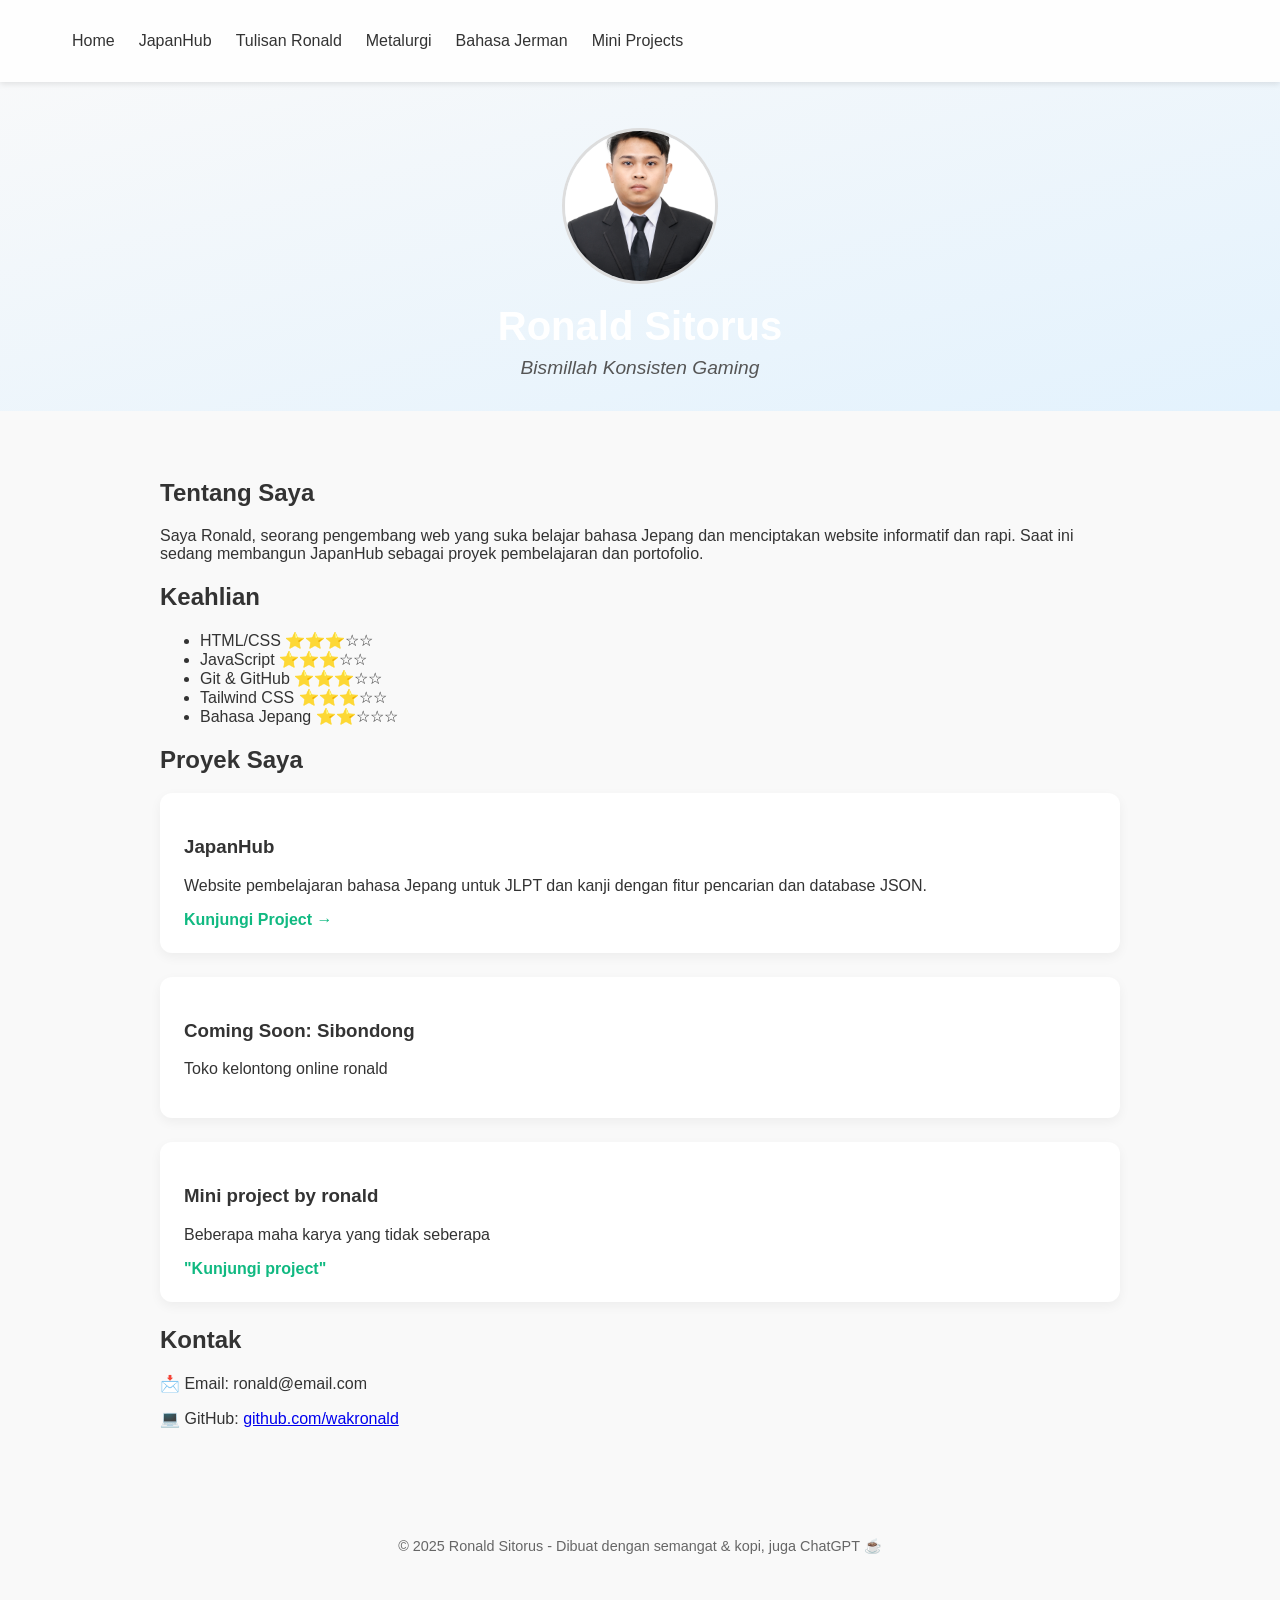
<file: Index.html>
<!DOCTYPE html>
<html lang="id">
<head>
  <meta charset="UTF-8" />
  <meta name="viewport" content="width=device-width, initial-scale=1.0" />
  <meta name="description" content="Portofolio Ronald Sitorus - Developer & Jepang Enthusiast" />
  <title>Portofolio Ronald Sitorus</title>
  <link rel="stylesheet" href="./assets/style.css" />
  <style>
    .navbar {
      position: absolute;
      top: 0;
      right: 0;
      padding: 1rem 2rem;
    }
    .nav-links {
      list-style: none;
      display: flex;
      gap: 1.5rem;
    }
    .nav-links a {
      text-decoration: none;
      color: #333;
      font-weight: 500;
      transition: color 0.3s;
    }
    .nav-links a:hover {
      color: #007bff;
    }
    .hero {
      text-align: center;
      padding: 3rem 1rem 2rem;
      background: linear-gradient(to bottom right, #f8f9fa, #e3f2fd);
    }
    .hero .profil {
      width: 150px;
      height: 150px;
      object-fit: cover;
      border-radius: 50%;
      border: 3px solid #ddd;
      margin-bottom: 1rem;
    }
    .tagline {
      font-style: italic;
      color: #555;
    }
  </style>
</head>
<body>
  <div class="navbar">
    <nav>
      <ul class="nav-links">
        <li><a href="index.html">Home</a></li>
        <li><a href="./Japan Hub/index.html">JapanHub</a></li>
        <li><a href="tulisan.html">Tulisan Ronald</a></li>
        <li><a href="metalurgi.html">Metalurgi</a></li>
        <li><a href="jerman.html">Bahasa Jerman</a></li>
        <li><a href="miniprojects.html">Mini Projects</a></li>
      </ul>
    </nav>
  </div>

  <header class="hero">
    <img src="./assets/Paspoto.jpg" alt="Foto Ronald" class="profil" />
    <h1>Ronald Sitorus</h1>
    <p class="tagline">Bismillah Konsisten Gaming</p>
  </header>

  <main>
    <section id="about">
      <h2>Tentang Saya</h2>
      <p>Saya Ronald, seorang pengembang web yang suka belajar bahasa Jepang dan menciptakan website informatif dan rapi. Saat ini sedang membangun JapanHub sebagai proyek pembelajaran dan portofolio.</p>
    </section>

    <section id="skills">
      <h2>Keahlian</h2>
      <ul class="skills">
        <li>HTML/CSS ⭐⭐⭐☆☆</li>
        <li>JavaScript ⭐⭐⭐☆☆</li>
        <li>Git & GitHub ⭐⭐⭐☆☆</li>
        <li>Tailwind CSS ⭐⭐⭐☆☆</li>
        <li>Bahasa Jepang ⭐⭐☆☆☆</li>
      </ul>
    </section>

    <section id="projects">
      <h2>Proyek Saya</h2>
      <div class="project">
        <h3>JapanHub</h3>
        <p>Website pembelajaran bahasa Jepang untuk JLPT dan kanji dengan fitur pencarian dan database JSON.</p>
        <a href="./Japan Hub/index.html">Kunjungi Project &rarr;</a>
      </div>
      <div class="project">
        <h3>Coming Soon: Sibondong</h3>
        <p>Toko kelontong online ronald</p>
      </div>
      <div class="project">
        <h3>Mini project by ronald</h3>
        <p>Beberapa maha karya yang tidak seberapa</p>
        <a href="mini project/index.html">"Kunjungi project"</a>
      </div>
    </section>

    <section id="contact">
      <h2>Kontak</h2>
      <p>📩 Email: ronald@email.com</p>
      <p>💻 GitHub: <a href="https://github.com/ronald" target="_blank">github.com/wakronald</a></p>
    </section>
  </main>

  <footer>
    <p>&copy; 2025 Ronald Sitorus - Dibuat dengan semangat & kopi, juga ChatGPT ☕</p>
  </footer>
</body>
</html>
</file>
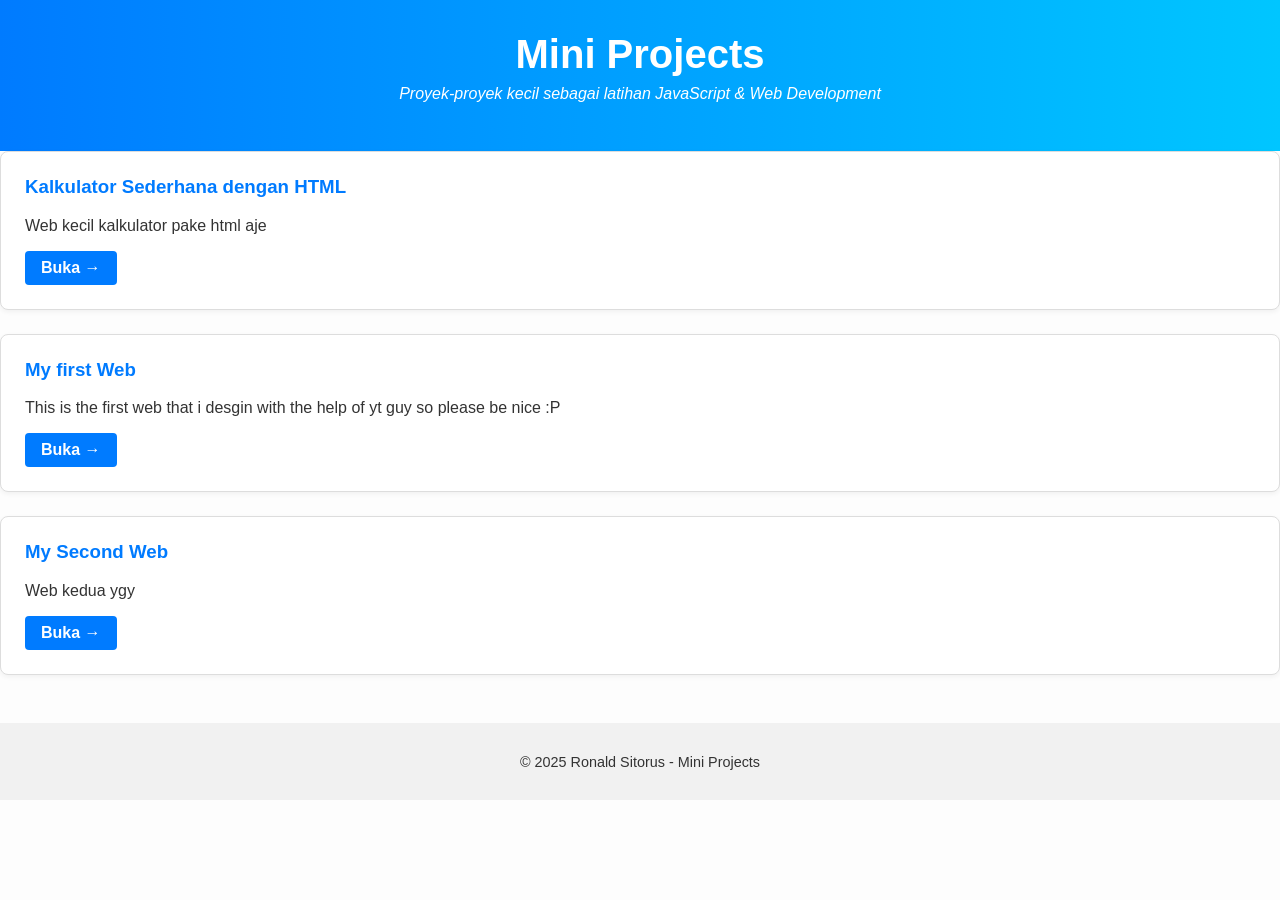
<file: mini project/index.html>
<!DOCTYPE html>
<html lang="id">
<head>
  <meta charset="UTF-8" />
  <meta name="viewport" content="width=device-width, initial-scale=1.0" />
  <title>Mini Projects - Ronald Sitorus</title>
  <link rel="stylesheet" href="./style.css" />
</head>
<body>
  <header class="hero">
    <h1>Mini Projects</h1>
    <p>Proyek-proyek kecil sebagai latihan JavaScript & Web Development</p>
  </header>

  <main>
    <section id="mini-projects">
      <div class="project">
        <h3>Kalkulator Sederhana dengan HTML</h3>
        <p>Web kecil kalkulator pake html aje</p>
        <a href="kalkulator/kalkulator.html">Buka &rarr;</a>
      </div>
      <div class="project">
        <h3>My first Web</h3>
        <p>This is the first web that i desgin with the help of yt guy so please be nice :P</p>
        <a href="web 3/web3.html">Buka &rarr;</a>
      </div>
      <div class="project">
        <h3>My Second Web</h3>
        <p>Web kedua ygy</p>
        <a href="web 7/index.html">Buka &rarr;</a>

      </div>
      <!-- Tambahkan proyek kecil lainnya di sini -->
    </section>
  </main>

  <footer>
    <p>&copy; 2025 Ronald Sitorus - Mini Projects</p>
  </footer>
</body>
</html>
</file>
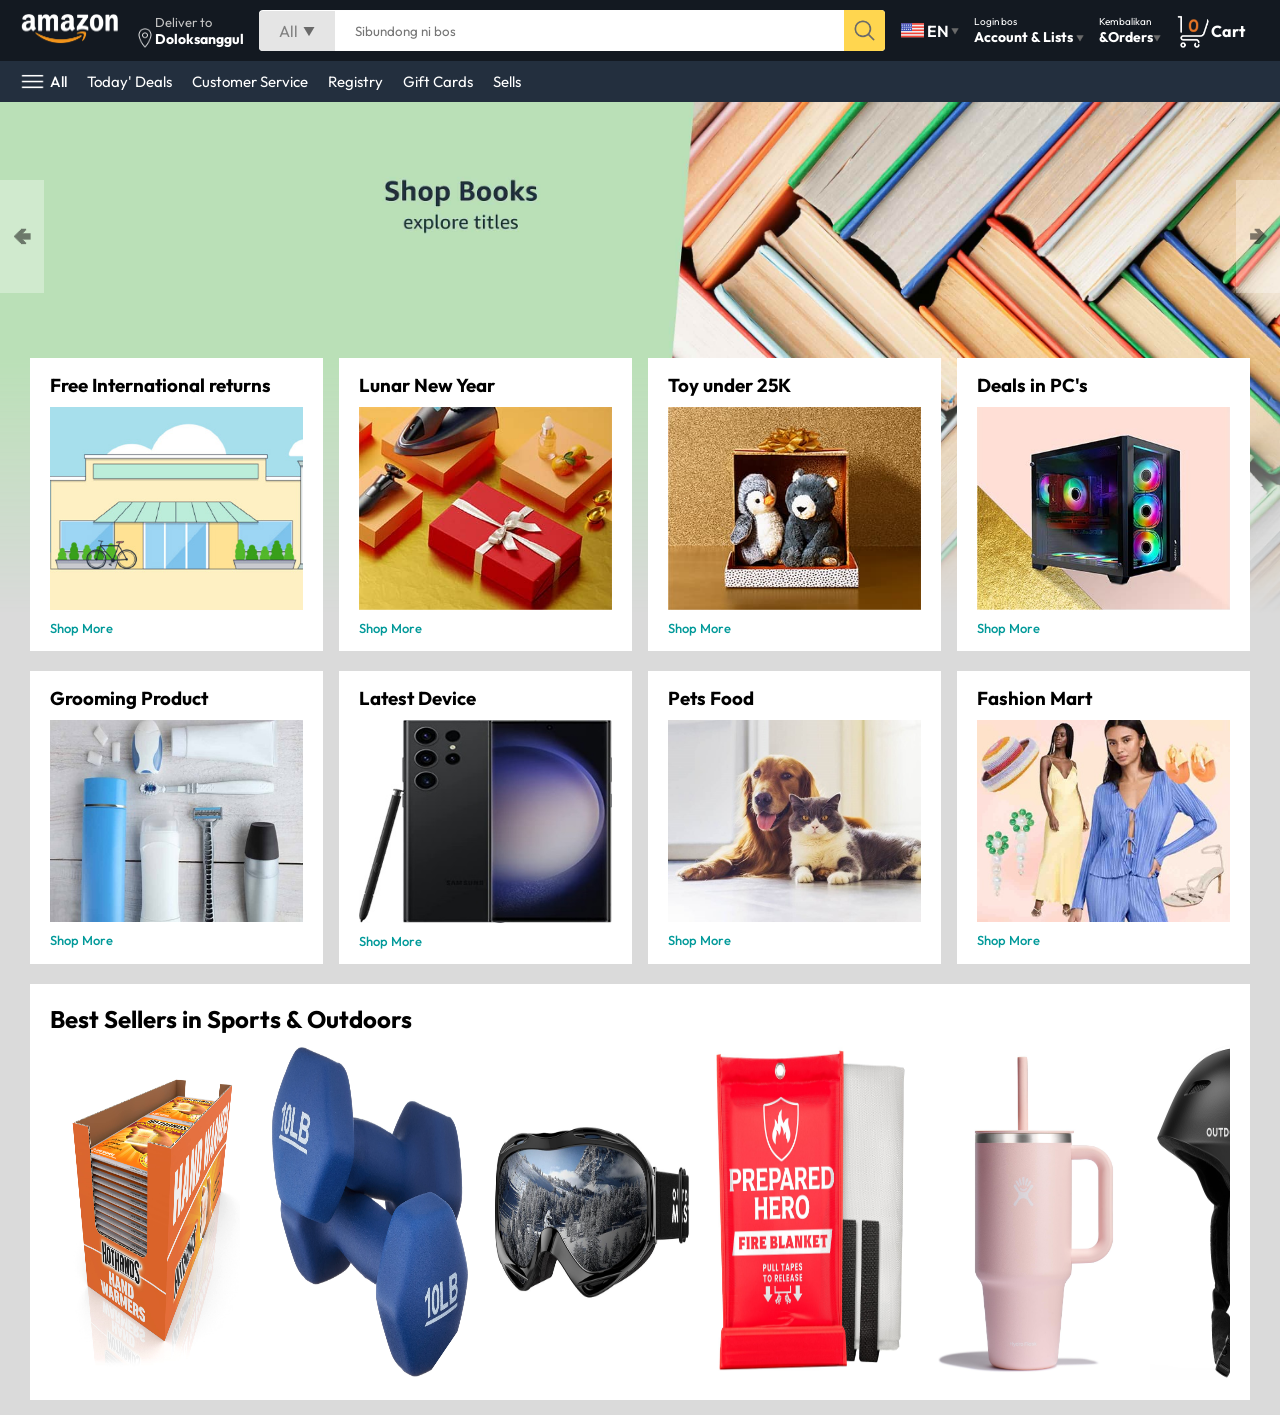
<file: mini project/web 7/index.html>
<!DOCTYPE html>
<html lang="en">
<head>
    <meta charset="UTF-8">
    <meta name="viewport" content="width=device-width, initial-scale=1.0">
    <title> Sibundong Shopping </title>
    <link rel="stylesheet" href="style.css">
</head>
<body>
    <nav>
        <a href="">
        <img src="assets/amazon_logo.png" width="100" alt="">
        </a>
        <div class="nav-country">
            <img src="assets/location_icon.png" height="20" alt="">
            <div>
                <p>Deliver to</p>
                <h1>Doloksanggul</h1>
            </div>
        </div>
        <div class="nav-search">
            <div class="nav-search-category">
                <p>All</p>
                <img src="assets/dropdown_icon.png" height="12" alt="">
            </div>
            <input type="text" class="nav-search-input" placeholder="Sibundong ni bos">
            <img src="assets/search_icon.png" class="nav-search-icon" alt="">
        </div>
        <div class="nav-language">
            <img src="assets/us_flag.png" width="25px" alt="">
            <p>EN</p>
            <img src="assets/dropdown_icon.png" width="8px" alt="">
        </div>
        <div class="nav-text">
            <p>Login bos</p>
            <h1>Account & Lists <img src="assets/dropdown_icon.png" width="8px" alt=""></h1>
        </div>
        <div class="nav-text">
            <p>Kembalikan</p>
            <h1>&Orders<img src="assets/dropdown_icon.png" width="8px" alt=""></h1>
        </div>
        <a href="" class="nav-cart">
            <img src="assets/cart_icon.png" width="35px" alt="">
            <h4>Cart</h4>
        </a>
    </nav>

<div class="nav-bottom">
    <div>
        <img src="assets/menu_icon.png" width="25px" alt="">
        <p>All</p>
    </div>
    <p>Today' Deals</p>
    <p>Customer Service</p>
    <p>Registry</p>
    <p>Gift Cards</p>
    <p>Sells</p>
</div>

<div class="header-slider">
    <a href="#" class="Control_previous">&#129144</a>
    <a href="#" class="Control_next">&#129146</a>
    <ul>
        <img src="assets/header1.jpg" class="header-img" alt="">
        <img src="assets/header2.jpg" class="header-img" alt="">
        <img src="assets/header3.jpg" class="header-img" alt="">
        <img src="assets/header4.jpg" class="header-img" alt="">
        <img src="assets/header5.jpg" class="header-img" alt="">
        <img src="assets/header6.jpg" class="header-img" alt="">
    </ul>
</div>
<div class="box-row header-box">
    <div class="box-col">
        <h3>Free International returns</h3>
        <img src="assets/box1-1.jpg" alt="">
        <a href="/">Shop More</a>
    </div>
    <div class="box-col">
        <h3>Lunar New Year</h3>
        <img src="assets/box1-2.jpg" alt="">
        <a href="/">Shop More</a>
    </div>
    <div class="box-col">
        <h3>Toy under 25K</h3>
        <img src="assets/box1-3.jpg" alt="">
        <a href="/">Shop More</a>
    </div>
    <div class="box-col">
        <h3>Deals in PC's</h3>
        <img src="assets/box1-4.jpg" alt="">
        <a href="/">Shop More</a>
    </div>
</div>
<div class="box-row">
    <div class="box-col">
        <h3>Grooming Product</h3>
        <img src="assets/box2-1.jpg" alt="">
        <a href="/">Shop More</a>
    </div>
    <div class="box-col">
        <h3>Latest Device</h3>
        <img src="assets/box2-2.jpg" alt="">
        <a href="/">Shop More</a>
    </div>
    <div class="box-col">
        <h3>Pets Food</h3>
        <img src="assets/box2-3.jpg" alt="">
        <a href="/">Shop More</a>
    </div>
    <div class="box-col">
        <h3>Fashion Mart</h3>
        <img src="assets/box2-4.jpg" alt="">
        <a href="/">Shop More</a>
    </div>
</div>

<div class="products-slider">
    <h2>Best Sellers in Sports & Outdoors</h2>
    <div class="products">
        <img src="assets/product1-1.jpg" alt="">
        <img src="assets/product1-2.jpg" alt="">
        <img src="assets/product1-3.jpg" alt="">
        <img src="assets/product1-4.jpg" alt="">
        <img src="assets/product1-5.jpg" alt="">
        <img src="assets/product1-6.jpg" alt="">
        <img src="assets/product1-7.jpg" alt="">
        <img src="assets/product1-8.jpg" alt="">
        <img src="assets/product1-9.jpg" alt="">
        <img src="assets/product1-10.jpg" alt="">
    </div>
</div>

<script src="script.js"></script>
</body>
</html>
</file>
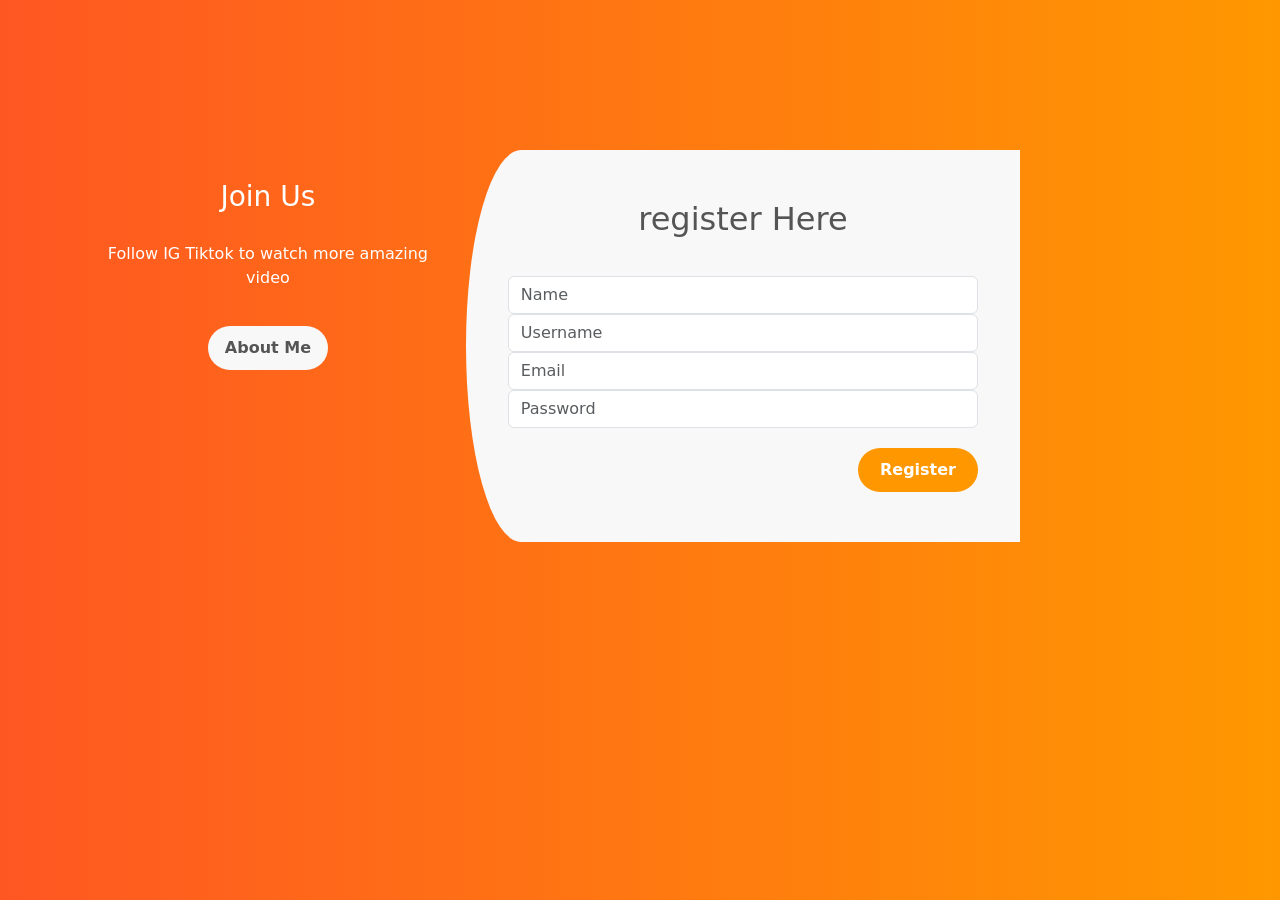
<file: mini project/web 7/Flipcard/Index.html>
<!DOCTYPE html>
<html lang="en">
<head>
    <meta charset="UTF-8">
    <meta http-equiv="X-UA-Compatible" content="IE-edge">
    <meta name="viewport" content="width=device-width, initial-scale=1.0">
    <title>Registration Page Design</title>
    <link rel="stylesheet" href="style.css">
    <link rel="stylesheet" href="https://cdn.jsdelivr.net/npm/bootstrap@5.3.3/dist/css/bootstrap.min.css">
</head>
<body>
    <div class="container">
    <div class="row">
    <div class="col-md-10 offset=md-1">
    <div class="row">
        <div class="col-md-5 register-left">
            <h3>Join Us</h3>
            <p>Follow IG Tiktok to watch more amazing video</p>
            <button type="button" class="btn btn-primary"> About Me</button>
        </div>
        <div class="col-md-7 register-right">
            <h2>register Here</h2>
            <div class="register-form">
                <div class="form-group">
                <input type="text" class="form-control" placeholder="Name">
                </div> 
                <div class="form-group">
                    <input type="text" class="form-control" placeholder="Username">
                </div>
                <div class="form-group">
                    <input type="text" class="form-control" placeholder="Email">
                </div> 
                <div class="form-group">
                    <input type="password" class="form-control" placeholder="Password">
                </div>  
                <button type="button" class="btn btn-primary">Register</button>
            </div>
        </div>
    </div>
    </div>
    </div>
    </div>
</body>
</html>
</file>
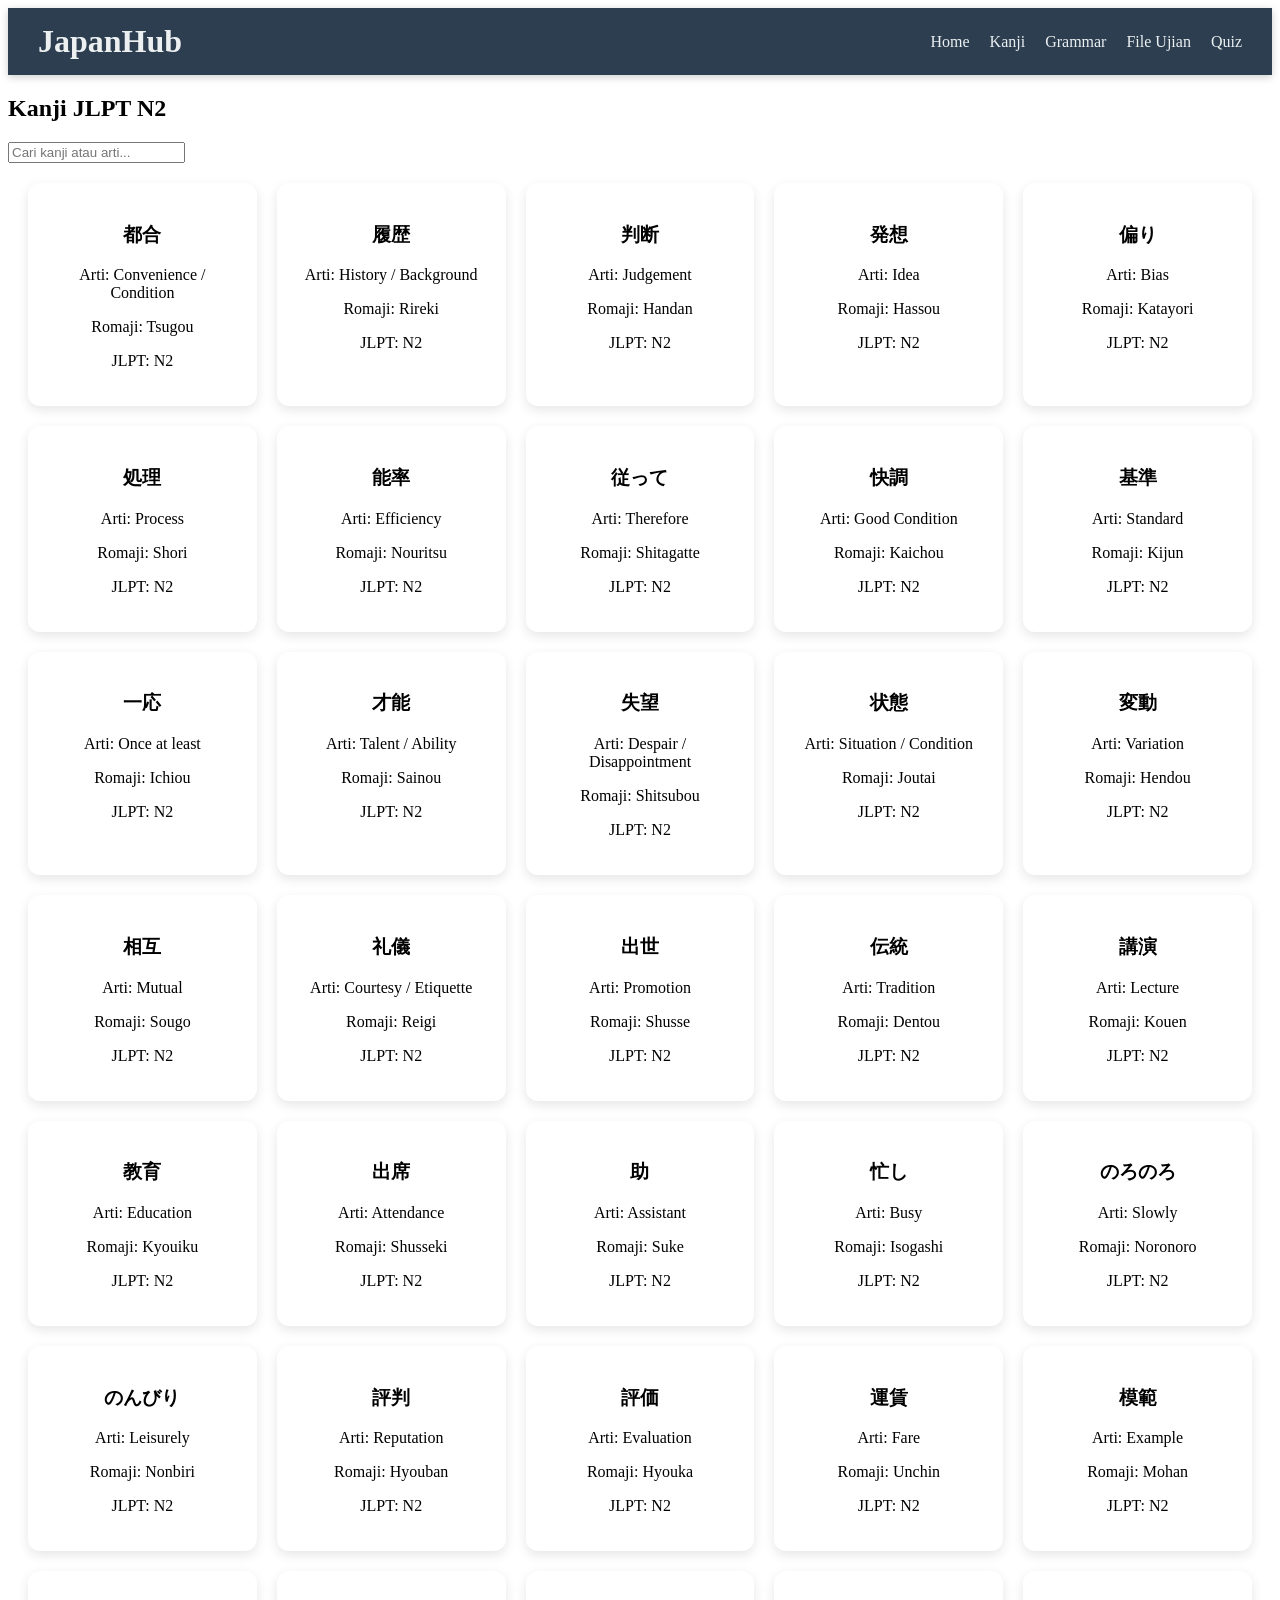
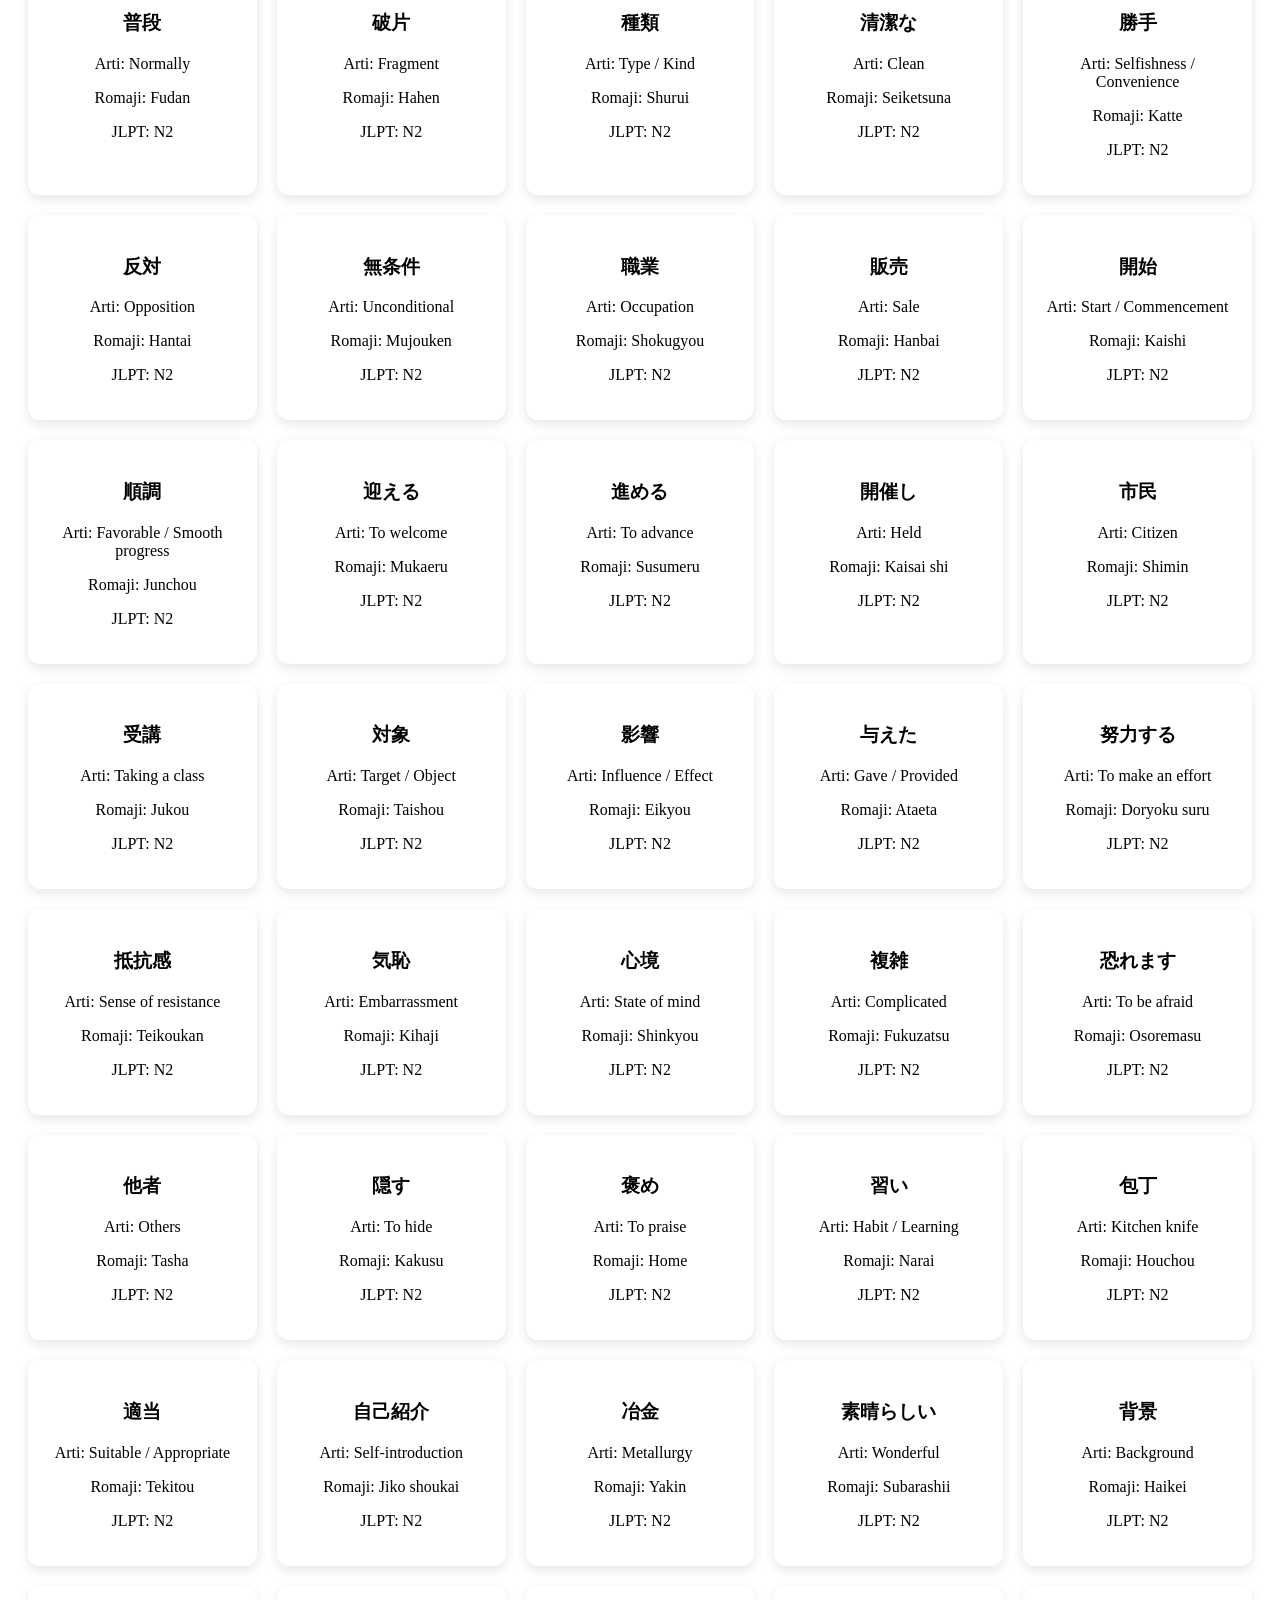
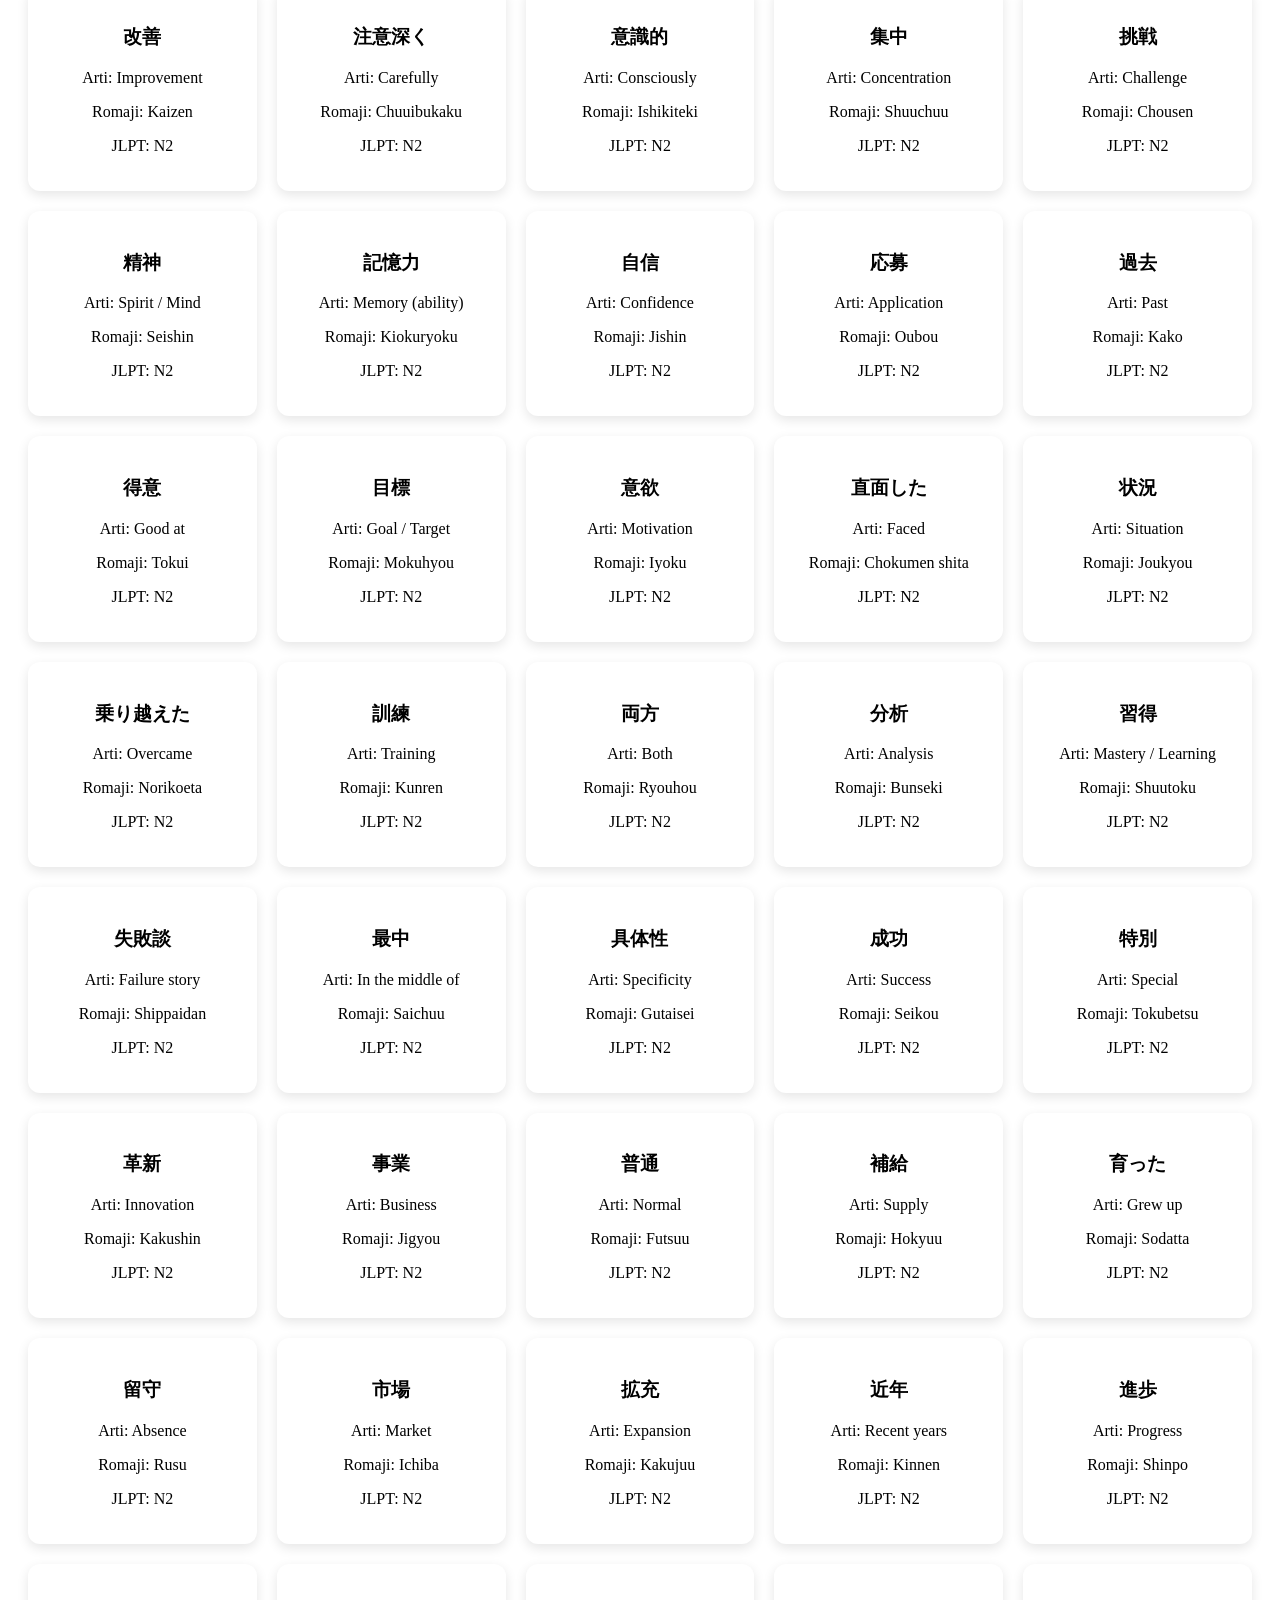
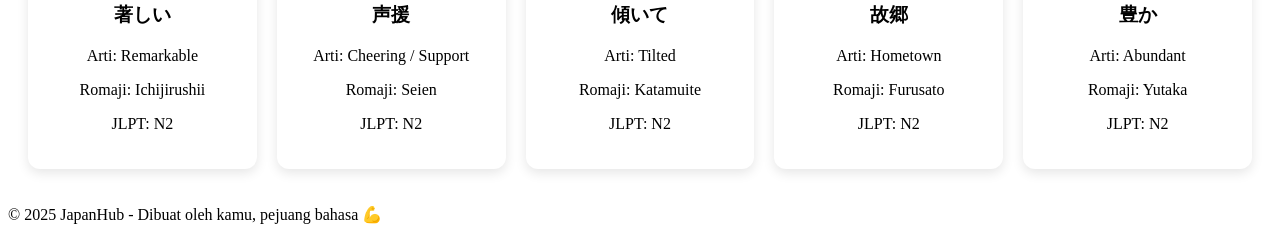
<file: Japan Hub/Kanji-n2.html>
<!DOCTYPE html>
<html lang="ja">
<head>
  <meta charset="UTF-8">
  <meta name="viewport" content="width=device-width, initial-scale=1.0">
  <meta name="description" content="Kumpulan Kanji JLPT dari N5 sampai N1">
  <meta name="author" content="Ronald Sitorus">
  <title>Kanji - JapanHub</title>
  <link rel="stylesheet" href="./assets/Kanji-N2.css">
</head>
<body>
  <header>
    <h1>JapanHub</h1>
    <nav>
      <ul class="file-list">
        <li><a href="index.html">Home</a></li>
        <li><a href="kanji.html">Kanji</a></li>
        <li><a href="grammar.html">Grammar</a></li>
        <li><a href="ujian.html">File Ujian</a></li>
        <li><a href="quiz.html">Quiz</a></li>
      </ul>
    </nav>
  </header>

  <main>
    <section>
      <h2>Kanji JLPT N2</h2>
      <input type="text" id="searchBox" placeholder="Cari kanji atau arti...">
      <div id="kanjiList" class="kanji-container"></div>
    </section>
  </main>

  <footer>
    <p>&copy; 2025 JapanHub - Dibuat oleh kamu, pejuang bahasa 💪</p>
  </footer>

  <script src="./Javascript/Kanji-N2.js"></script>
</body>
</html>
</file>
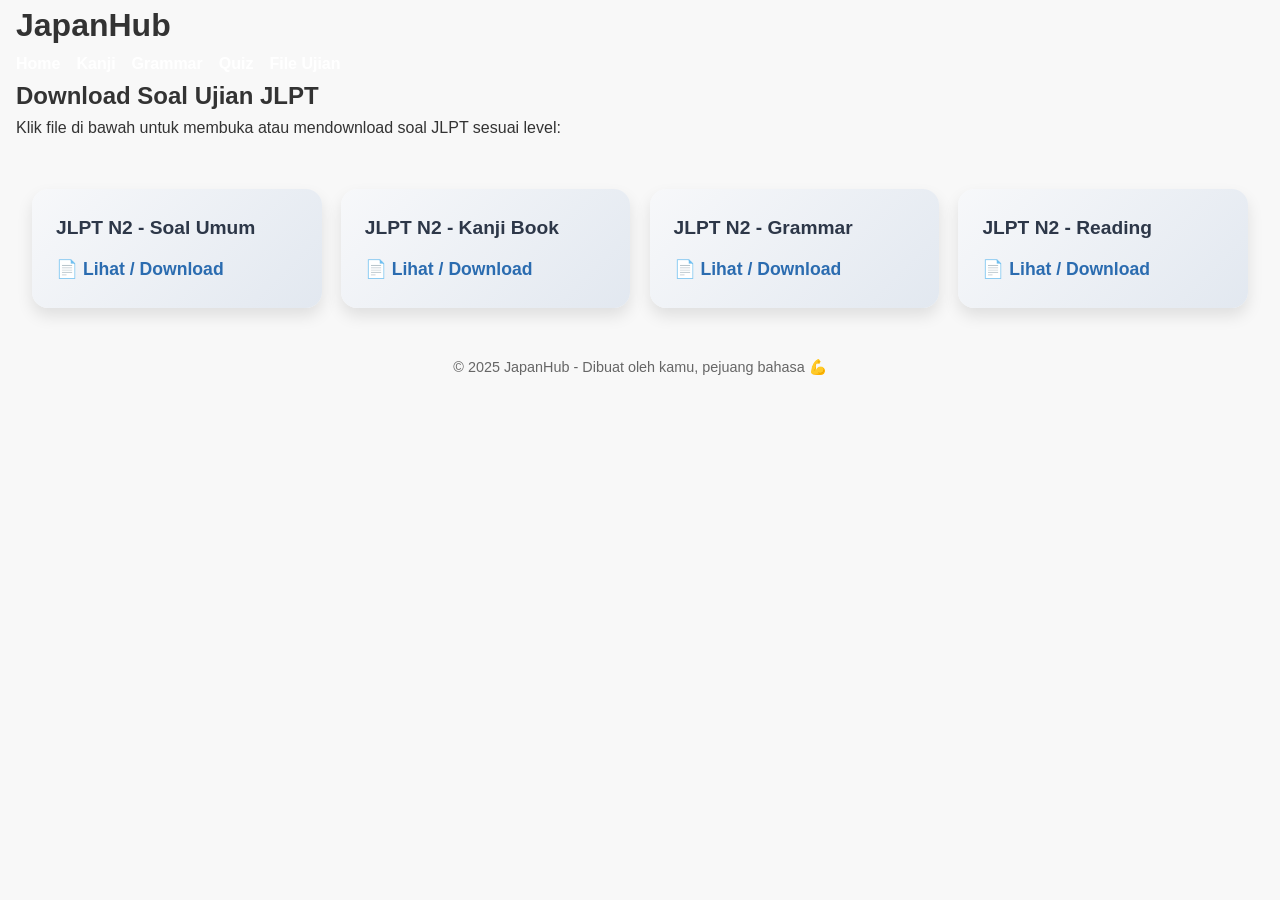
<file: Japan Hub/ujian.html>
<!DOCTYPE html>
<html lang="en">
<head>
    <meta charset="UTF-8">
    <meta name="viewport" content="width=device-width, initial-scale=1.0">
    <title>File Ujian JLPT Hehe</title>
    <link rel="stylesheet" href="assets/style.css">
</head>
<body>
    <h1>JapanHub</h1>
    <nav>
      <ul>
        <li><a href="index.html">Home</a></li>
        <li><a href="kanji.html">Kanji</a></li>
        <li><a href="grammar.html">Grammar</a></li>
        <li><a href="quiz.html">Quiz</a></li>
        <li><a href="ujian.html">File Ujian</a></li>
      </ul>
    </nav>
    

</div>

    <main>
    <section>
      <h2>Download Soal Ujian JLPT</h2>
      <p>Klik file di bawah untuk membuka atau mendownload soal JLPT sesuai level:</p>

<div class="file-list">
  <div class="file-card">
    <h3>JLPT N2 - Soal Umum</h3>
    <a href="./ujian/n2-soal.pdf" target="_blank">📄 Lihat / Download</a>
  </div>

  <div class="file-card">
    <h3>JLPT N2 - Kanji Book</h3>
    <a href="./ujian/n2-kanji.pdf" target="_blank">📄 Lihat / Download</a>
  </div>

  <div class="file-card">
    <h3>JLPT N2 - Grammar</h3>
    <a href="./ujian/n2-grammar.pdf" target="_blank">📄 Lihat / Download</a>
  </div>

  <div class="file-card">
    <h3>JLPT N2 - Reading</h3>
    <a href="./ujian/n2-reading.pdf" target="_blank">📄 Lihat / Download</a>
  </div>
    </section>
  </main>

  <footer>
    <p>&copy; 2025 JapanHub - Dibuat oleh kamu, pejuang bahasa 💪</p>
  </footer>
</body>
</html>
</file>
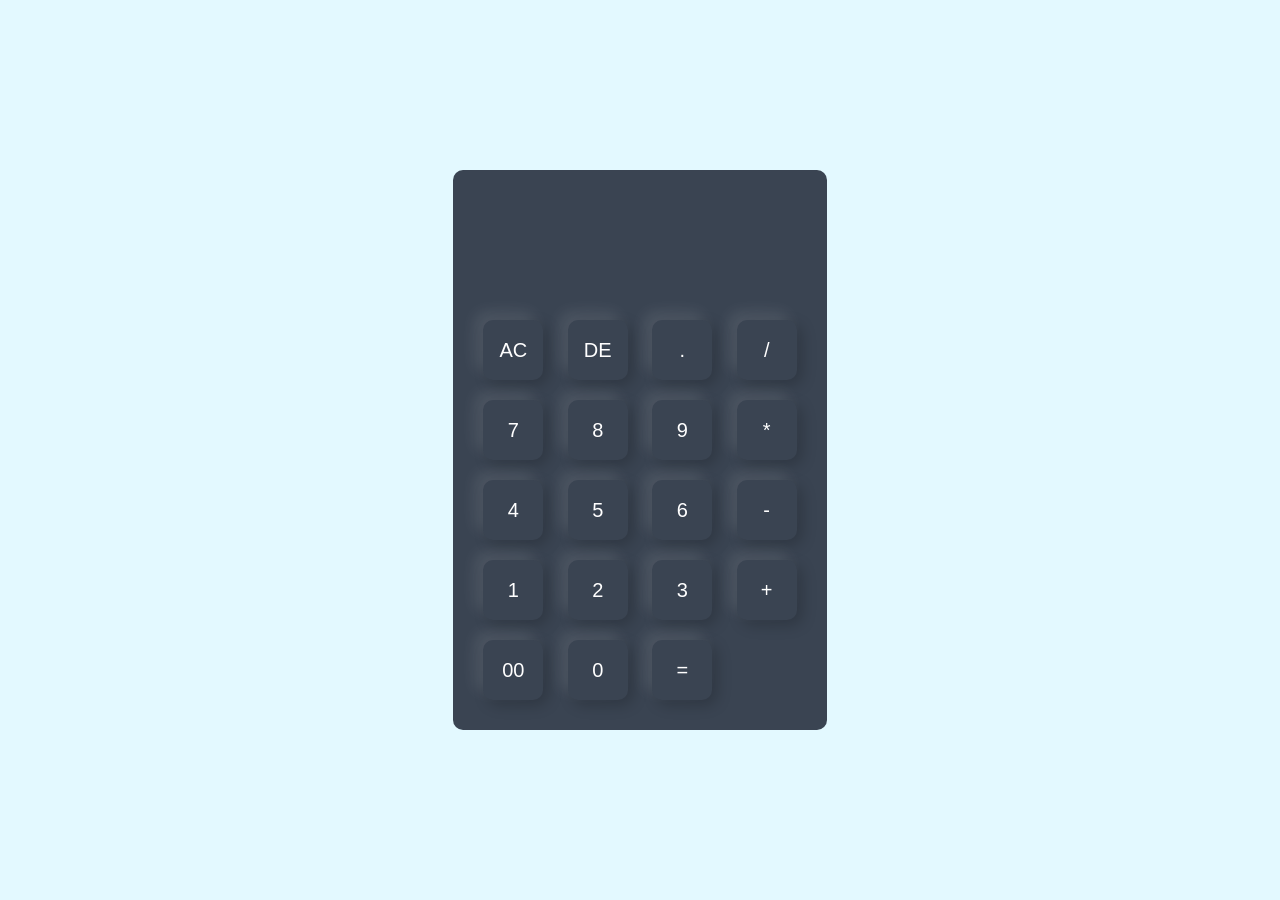
<file: mini project/kalkulator/kalkulator.html>
<!DOCTYPE html>
<html lang="en">
<head>
    <meta charset="UTF-8">
    <meta name="viewport" content="width=device-width, initial-scale=1.0">
    <title>Calculator</title>
    <link rel="stylesheet" href="style.css">
</head>
<body>
    <div class="container">
        <div class="calculator">
            <form>
                <div class="display">
                    <input type="text" name="display">
                </div>
                <div>
                    <input type="button" value="AC" onclick="display.value = '' "> 
                    <input type="button" value="DE" onclick="display.value = display.value.toString().slice(0,-1)">
                    <input type="button" value="."  onclick="display.value += '.' ">
                    <input type="button" value="/"  onclick="display.value += '/' ">

                </div>
                <div>
                    <input type="button" value="7" onclick="display.value += '7' ">
                    <input type="button" value="8" onclick="display.value += '8' ">
                    <input type="button" value="9" onclick="display.value += '9' ">
                    <input type="button" value="*" onclick="display.value += '*' ">

                </div>
                <div>
                    <input type="button" value="4" onclick="display.value += '4' ">
                    <input type="button" value="5" onclick="display.value += '5' ">
                    <input type="button" value="6" onclick="display.value += '6' ">
                    <input type="button" value="-" onclick="display.value += '-' ">

                </div>
                <div>
                    <input type="button" value="1" onclick="display.value += '1' ">
                    <input type="button" value="2" onclick="display.value += '2' ">
                    <input type="button" value="3" onclick="display.value += '3' ">
                    <input type="button" value="+" onclick="display.value += '+' ">

                </div>
                <div>
                    <input type="button" value="00" onclick="display.value += '00' ">
                    <input type="button" value="0"  onclick="display.value += '0' ">
                    <input type="button" value="=" class ="equal" onclick="display.value = eval(display.value)" >

                </div>
            </form>
        </div>
    </div>
   
</body>
</html>
</file>
<file: assets/style.css>
body {
      font-family: 'Inter', sans-serif;
      margin: 0;
      padding: 0;
      background-color: #f9f9f9;
      color: #333;
    }
    header {
      background-color: #1f2937;
      color: white;
      padding: 2rem;
      text-align: center;
    }
    header h1 {
      margin: 0;
      font-size: 2.5rem;
    }
    header p {
      margin: 0.5rem 0 0;
      font-size: 1.2rem;
    }
    main {
      max-width: 960px;
      margin: 2rem auto;
      padding: 1rem;
    }
    .project {
      background: white;
      padding: 1.5rem;
      margin-bottom: 1.5rem;
      border-radius: 12px;
      box-shadow: 0 4px 12px rgba(0, 0, 0, 0.05);
      transition: transform 0.2s ease;
    }
    .project:hover {
      transform: translateY(-4px);
    }
    .project h2 {
      margin-top: 0;
      font-size: 1.6rem;
      color: #1d4ed8;
    }
    .project p {
      font-size: 1rem;
      margin: 0.5rem 0 1rem;
    }
    .project a {
      color: #10b981;
      text-decoration: none;
      font-weight: 600;
    }
    footer {
      text-align: center;
      padding: 2rem;
      font-size: 0.9rem;
      color: #666;
    }
    .hero {
      text-align: center;
      padding: 2rem;
      background: linear-gradient(to bottom right, #f8f9fa, #e3f2fd);
    }
    .hero .profil {
      width: 150px;
      height: 150px;
      object-fit: cover;
      border-radius: 50%;
      border: 3px solid #ddd;
      margin-bottom: 1rem;
    }
    .tagline {
      font-style: italic;
      color: #555;
    }
.navbar {
  position: fixed;
  top: 0;
  right: 0;
  left: 0;
  padding: 1rem 2rem;
  background: rgba(255, 255, 255, 0.8);
  backdrop-filter: blur(10px);
  box-shadow: 0 2px 6px rgba(0, 0, 0, 0.1);
  z-index: 1000;
}

body {
  padding-top: 80px; /* supaya konten gak ketiban navbar */
}

.nav-links a {
  text-decoration: none;
  color: #333;
  font-weight: 500;
  transition: all 0.3s ease-in-out;
}

.nav-links a:hover {
  color: #007bff;
  transform: translateY(-2px);
}
</file>
<file: mini project/style.css>
/* === RESET DASAR === */
body {
  margin: 0;
  padding: 0;
  font-family: "Segoe UI", sans-serif;
  background-color: #fdfdfd;
  color: #333;
}

/* === HEADER / NAVBAR === */
header {
  background: linear-gradient(to right, #007bff, #00c6ff);
  color: white;
  padding: 2rem 1rem;
  text-align: center;
}

header h1 {
  margin: 0;
  font-size: 2.5rem;
}

header p {
  margin-top: 0.5rem;
  font-style: italic;
}

/* === NAVIGATION === */
.navbar {
  position: absolute;
  top: 0;
  right: 0;
  padding: 1rem 2rem;
}

.navbar ul {
  list-style: none;
  display: flex;
  gap: 1.5rem;
}

.navbar a {
  color: #fff;
  text-decoration: none;
  font-weight: bold;
  transition: color 0.3s ease;
}

.navbar a:hover {
  color: #ffeb3b;
}

/* Tangani link yang udah diklik */
.navbar a:visited {
  color: #fff;
}

/* === SECTION MINI PROJECT === */
section#projects {
  padding: 3rem 1rem;
  max-width: 960px;
  margin: auto;
}

#projects h2 {
  text-align: center;
  font-size: 2rem;
  margin-bottom: 2rem;
}

.project {
  background-color: #fff;
  border: 1px solid #ddd;
  padding: 1.5rem;
  margin-bottom: 1.5rem;
  border-radius: 8px;
  box-shadow: 0 2px 5px rgba(0,0,0,0.05);
  transition: transform 0.2s;
}

.project:hover {
  transform: translateY(-5px);
}

.project h3 {
  margin-top: 0;
  color: #007bff;
}

.project p {
  margin: 0.5rem 0 1rem;
}

.project a {
  display: inline-block;
  padding: 0.5rem 1rem;
  background-color: #007bff;
  color: white;
  border-radius: 4px;
  text-decoration: none;
  font-weight: bold;
  transition: background-color 0.3s;
}

.project a:hover {
  background-color: #0056b3;
}

.project a:visited {
  color: white;
}

/* === FOOTER === */
footer {
  background-color: #f1f1f1;
  text-align: center;
  padding: 1rem;
  margin-top: 3rem;
  font-size: 0.9rem;
}

/* === RESPONSIVE === */
@media (max-width: 768px) {
  .navbar {
    position: static;
    text-align: center;
    margin-bottom: 1rem;
  }

  .navbar ul {
    flex-direction: column;
    gap: 1rem;
  }

  .project {
    margin: 1rem 0.5rem;
  }
}
</file>
<file: mini project/web 7/style.css>
@import url('https://fonts.googleapis.com/css2?family=Outfit:wght@400;500;600;700;800&family=Poppins : wght@200;300;400;500;600;700&display=swap');


*{
    padding: 0;
    margin: 0;
    box-sizing: border-box;
    font-family: Outfit;


}
body{
    background:  #dadada;
}
a{
    text-decoration: none;
    color: inherit;
}
nav{
    display: flex;
    align-items: center;
    justify-content: space-between;
    background: #131921;
    padding: 10px 20px;
    color: #fff;
}
.nav-country{
    display: flex;
    align-items: end;
    margin-left: 15px;
    font-size: 13px;
    color: #c4c4c4;
}
.nav-country h1{
    color: #fff;
    font-size: 14px;
}
.nav-search{
    flex: 1;
    display: flex;
    align-items: center;
    background: #fff;
    color: gray;
    max-width: 1000px;
    border-radius: 4px;
    margin-left: 15px;
}
.nav-search-category{
    display: flex;
    align-items: center;
    padding: 10px 20px;
    gap: 5px;
    background: #e5e5e5;
    border-radius: 4px 0 0 4px;
}
.nav-search-input{
    border: none;
    outline: none;
    padding-left: 20px;
    width: 100%;
}
.nav-search-icon{
    max-width: 41px;
    padding: 8px;
    background: #ffd64f;
    border-radius: 0 4px 4px 0;
}
.nav-language{
    display: flex;
    align-items: center;
    gap: 2px;
    font-weight: 600;
    margin-left: 15px;
}
.nav-text{
    margin-left: 15px;
}
.nav-text p{
    font-size: 10px;
}
.nav-text h1{
    font-size: 14px;
}
.nav-cart{
    display: flex;
    align-items: center;
    margin: 0px 15px;
}
.nav-bottom{
    display: flex;
    align-items: center;
    gap: 20px;
    padding: 8px 20px;
    background: #232f3e;
    color: #fff;
    font-size: 15px;
}
.nav-bottom div{
    display: flex;
    align-items: center;
    gap: 5px;
    font-weight: 500;
}
.header-slider ul{
    display: flex;
    overflow-y: hidden;
}
.header-img{
    max-width: 100%;
    mask-image: linear-gradient(to bottom, #000000 50%, transparent 100%);
}
.header-slider a{
    position: absolute;
    top: 20%;
    z-index: 1;
    padding: 5vh 1vw;
    background: #ffffff4f;
    color: #0000007b;
    text-decoration: none;
    font-weight: 600;
    font-size: 18px;
    cursor: pointer;
}
.Control_next{
    right: 0;
}
.box-row{
    display: flex;
    flex-wrap: wrap;
    row-gap: 20px;
    justify-content: space-between;
    margin: 20px 30px;
}
.box-col{
    display: flex;
    flex-direction: column;
    gap: 10px;
    padding: 15px 20px;
    background: #fff;
    max-width: 24%;
    min-height: 200px;
    z-index: 1;

}
.box-col a{
    font-size: 13px;
    color: #009999;
    font-weight: 500;
}
.header-box{
    margin-top: -20vw;
}
.products-slider{
    background: #fff;
    margin: 0 30px;
    padding: 20px;
    margin-bottom: 15px;
}
.products-slider .products{
    display: flex;
    overflow-x: auto;
    gap: 20px;
    margin-top: 10px;
}
.products-slider .products img{
    max-width: 200px;
    max-height: 200;
}
.products-slider .products ::-webkit-scrollbar{
    display: none;
}
</file>
<file: mini project/web 7/Flipcard/style.css>
body
{
    background-image: linear-gradient(to right, #ff5722, #ff9800);
    margin-top: 150px !important;
}
.register-left{
    text-align: center;
    color: #fff;
    padding: 30px;
}
.register-left p {
    padding: 20px 20px 0;
}
.register-left .btn-primary{
    border-radius: 1.5rem;
    border: none;
    width: 120px;
    background: #f8f8f8;
    font-weight: 600;
    color: #555;
    margin-top: 20px;
    padding: 10px;
}
.register-left .btn-primary:hover{
background:  #000;
}
.register-right{
    border: none;
    background: #f8f8f8;
    border-top-left-radius: 10% 50%;
    border-bottom-left-radius: 10% 50%;
    padding: 50px;
}
.register-right h2{
    text-align: center;
    margin-bottom: 1opx;
    color: #555;
}
.register-form{
    padding: 30px;
}
.register-right .btn-primary{
    float: right;

    border-radius: 1.5rem;
    border: none;
    width: 120px;
    background: #ff9800;
    font-weight: 600;
    color: #fff;
    margin-top: 20px;
    padding: 10px;
}
.register-right .btn-primary:hover{
    background:  #ff5722;
    }
</file>
<file: Japan Hub/assets/Kanji-N2.css>
header {
    display: flex;
    justify-content: space-between;
    align-items: center;
    background-color: #2c3e50;
    padding: 15px 30px;
    color: white;
    box-shadow: 0 2px 8px rgba(0,0,0,0.2);
    flex-wrap: wrap;
  }
  
  header h1 {
    font-size: 2rem;
    margin: 0;
    color: #ecf0f1;
  }
  
  nav ul {
    list-style: none;
    display: flex;
    gap: 20px;
    margin: 0;
    padding: 0;
    flex-wrap: wrap;
  }
  
  nav ul li a {
    color: #ecf0f1;
    text-decoration: none;
    font-weight: 500;
    transition: color 0.3s;
  }
  
  nav ul li a:hover {
    color: #1abc9c;
  }

.kanji-container {
    display: grid;
    grid-template-columns: repeat(auto-fit, minmax(200px, 1fr));
    gap: 16px;
    padding: 20px;
  }
  
  .kanji-card {
    background-color: #f4f4f4;
    border-radius: 12px;
    padding: 15px;
    box-shadow: 0 4px 8px rgba(0,0,0,0.1);
    transition: transform 0.2s;
  }
  
  .kanji-card:hover {
    transform: scale(1.05);
  }
  .kanji-container {
    display: grid;
    grid-template-columns: repeat(auto-fit, minmax(220px, 1fr));
    gap: 20px;
    padding: 20px;
  }
  
  .kanji-card {
    background-color: #fff;
    border-radius: 12px;
    padding: 20px;
    box-shadow: 0 4px 12px rgba(0,0,0,0.1);
    transition: transform 0.2s ease;
    text-align: center;
  }
  
  .kanji-card:hover {
    transform: translateY(-4px);
  }
  
  .kanji-symbol {
    font-size: 3.2rem;
    color: #2c3e50;
    margin-bottom: 10px;
  }
  
  .kanji-info p {
    margin: 5px 0;
    font-size: 0.95rem;
    color: #333;
  }
</file>
<file: Japan Hub/assets/style.css>
* {
    margin: 0;
    padding: 0;
    box-sizing: border-box;
  }
  body {
    font-family: 'Segoe UI', sans-serif;
    line-height: 1.6;
    background-color: #f8f8f8;
    color: #333;
    padding: 0 1rem;
  }
  header {
    background-color: #1f2937;
    color: white;
    padding: 1rem;
    display: flex;
    justify-content: space-between;
    align-items: center;
    flex-wrap: wrap;
  }
  header h1 {
    font-size: 1.8rem;
  }
  nav ul {
    list-style: none;
    display: flex;
    gap: 1rem;
  }

  nav a {
    color: white;
    text-decoration: none;
    font-weight: bold;
  }
  nav a:hover {
    text-decoration: underline;
  }
  .hero {
    background-color: #e0e7ff;
    padding: 4rem 2rem;
    margin-top: 2rem;
    border-radius: 12px;
    text-align: center;
  }
  .hero h2 {
    font-size: 2rem;
    margin-bottom: 1rem;
  }
  .hero p {
    font-size: 1.1rem;
    margin-bottom: 2rem;
  }
  .btn {
    display: inline-block;
    background-color: #4f46e5;
    color: white;
    padding: 0.75rem 1.5rem;
    border-radius: 8px;
    text-decoration: none;
    font-weight: bold;
    transition: background-color 0.3s;
  }
  .btn:hover {
    background-color: #3730a3;
  }
  footer {
    text-align: center;
    padding: 2rem 0;
    color: #666;
    font-size: 0.9rem;
  }
  .main-nav {
    display: flex;
    list-style: none;
    gap: 20px;
  }
  
  .main-nav li {
    position: relative;
  }
  
  .submenu {
    display: none;
    position: absolute;
    list-style: none;
    padding: 10px;
    background-color: #fff;
    border: 1px solid #ccc;
    top: 100%;
    left: 0;
    z-index: 100;
  }
  
  .dropdown:hover .submenu {
    display: block;
  }
  .main-nav .submenu a {
    color: #333;
  }

  .file-list {
  list-style: none;
  padding: 0;
  display: grid;
  grid-template-columns: repeat(auto-fit, minmax(200px, 1fr));
  gap: 1rem;
  margin-top: 1rem;
}

.file-list li {
  background-color: #f2f2f2;
  border: 1px solid #ddd;
  border-radius: 10px;
  padding: 1rem;
  text-align: center;
  transition: 0.3s;
}

.file-list li:hover {
  background-color: #e0f0ff;
  transform: translateY(-3px);
}

.file-list a {
  text-decoration: none;
  color: #333;
  font-weight: bold;
  display: block;
}
.file-list {
  display: grid;
  grid-template-columns: repeat(auto-fit, minmax(220px, 1fr));
  gap: 1.2rem;
  padding: 1rem;
  margin-top: 2rem;
}

.file-list li {
  background: #ffffff;
  border: 1px solid #e0e0e0;
  border-radius: 12px;
  box-shadow: 0 2px 6px rgba(0, 0, 0, 0.05);
  padding: 1.2rem;
  text-align: center;
  transition: all 0.3s ease;
}

.file-list li:hover {
  transform: translateY(-5px);
  box-shadow: 0 4px 12px rgba(0, 0, 0, 0.1);
  background-color: #f0f8ff;
}

.file-list a {
  text-decoration: none;
  color: #1e3a8a;
  font-weight: 600;
  font-size: 1.1rem;
}

.file-grid {
  display: grid;
  grid-template-columns: repeat(auto-fit, minmax(220px, 1fr));
  gap: 1.5rem;
  margin-top: 2rem;
}

.file-card {
  background: linear-gradient(135deg, #f7f8fa, #e2e8f0);
  border-radius: 1rem;
  padding: 1.5rem;
  box-shadow: 0 8px 16px rgba(0,0,0,0.1);
  transition: transform 0.2s ease, box-shadow 0.2s ease;
}

.file-card:hover {
  transform: translateY(-5px);
  box-shadow: 0 12px 20px rgba(0,0,0,0.15);
}

.file-card h3 {
  font-size: 1.2rem;
  margin-bottom: 0.5rem;
  color: #2d3748;
}

.file-card a {
  display: inline-block;
  margin-top: 0.25rem;
  color: #2b6cb0;
  text-decoration: none;
}

.file-card a:hover {
  text-decoration: underline;
}
</file>
<file: mini project/kalkulator/style.css>
*{
    margin: 0;
    padding: 0;
    font-family: 'poppins', sans-serif;
    box-sizing: border-box;
}
.container{
    width: 100%;
    height: 100vh;
    background: #e3f9ff;
    display: flex;
    align-items: center;
    justify-content: center;
}
.calculator{
    background: #3a4452;
    padding: 20px;
    border-radius: 10px;
} 
.calculator form input{
    border: 0;
    outline: 0;
    width: 60px;
    height: 60px;
    border-radius: 10px;
    box-shadow: -8px -8px 15px rgba(255, 255, 255, 0.1), 5px 5px 15px rgba(0, 0, 0, 0.2);
    background: transparent;
    font-size: 20px;
    color: #fff;
    cursor: pointer;
    margin: 10px;
}
form .display{
    display: flex;
    justify-content: flex-end;
    margin: 20px 0;
}
form .display input{
    text-align: right;
    flex: 1;
    font-size: 45px;
    box-shadow: none;
}
form input .equal{
    width: 145px;
}
</file>
